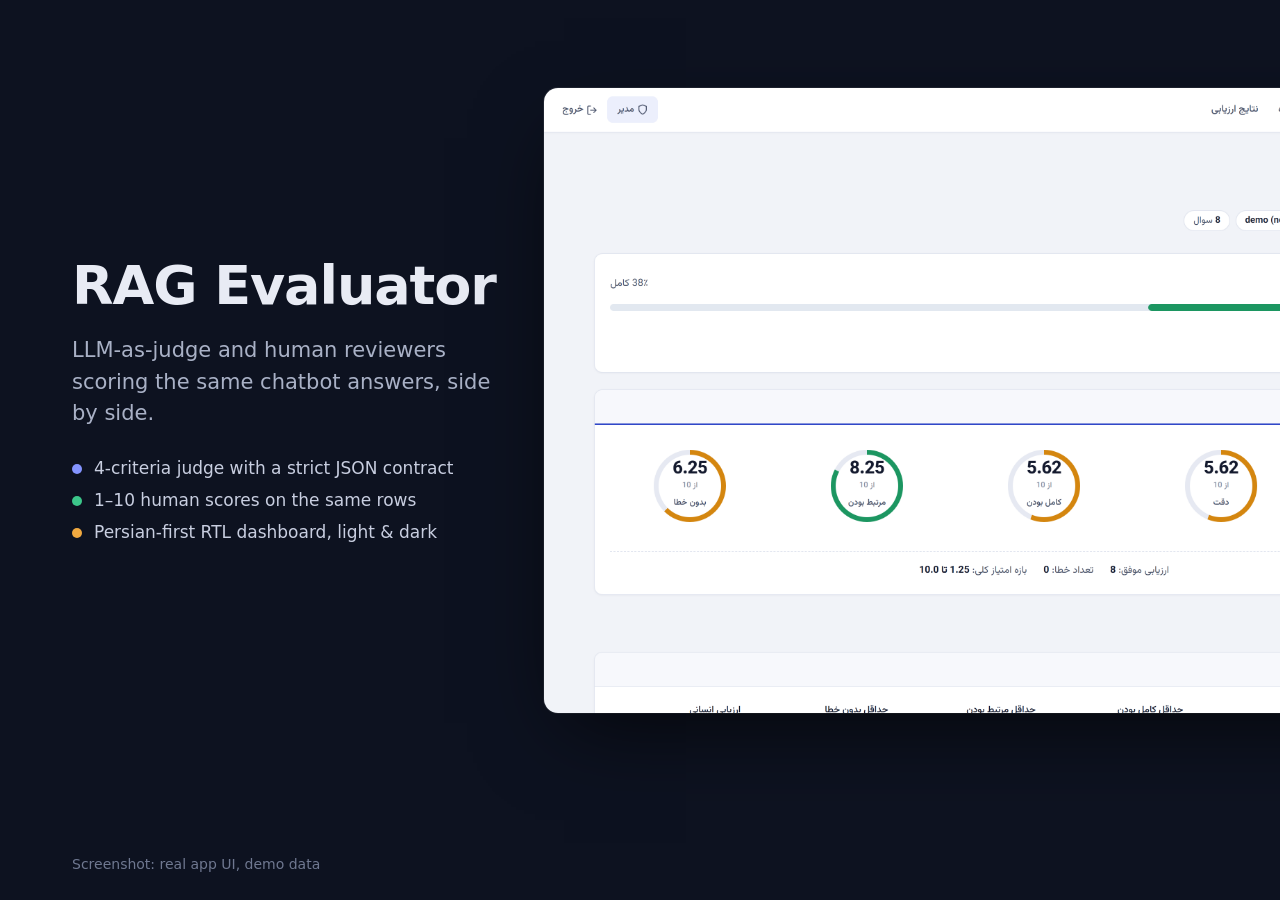
<file: scripts/hero.html>
<!doctype html>
<!-- Hero banner for README: frames the real results-dashboard screenshot. Rendered by capture-screenshots.js -->
<html><head><meta charset="utf-8">
<style>
  body { margin: 0; width: 1600px; height: 800px; overflow: hidden; font-family: 'Segoe UI', system-ui, sans-serif;
         background: #0d1220; color: #e8ebf4; display: grid; grid-template-columns: 520px 1fr; align-items: center; }
  .copy { padding: 0 0 0 72px; }
  h1 { font-size: 54px; line-height: 1.05; margin: 0 0 20px; letter-spacing: -0.02em; font-weight: 800; }
  p { font-size: 21px; line-height: 1.5; color: #a9b1c6; margin: 0 0 28px; }
  ul { list-style: none; padding: 0; margin: 0; display: grid; gap: 12px; font-size: 17px; color: #c8cee0; }
  li::before { content: ""; display: inline-block; width: 10px; height: 10px; border-radius: 50%; margin-right: 12px; background: var(--c); }
  .shot { position: relative; height: 100%; }
  .shot img { position: absolute; right: 56px; top: 88px; width: 1000px; border-radius: 14px;
              box-shadow: 0 30px 80px -20px rgba(0,0,0,.7), 0 0 0 1px rgba(255,255,255,.08); }
  small { position: absolute; left: 72px; bottom: 28px; color: #6f7890; font-size: 14px; }
</style></head>
<body>
  <div class="copy">
    <h1>RAG Evaluator</h1>
    <p>LLM-as-judge and human reviewers scoring the same chatbot answers, side by side.</p>
    <ul>
      <li style="--c:#8494ff">4-criteria judge with a strict JSON contract</li>
      <li style="--c:#3cc68a">1&ndash;10 human scores on the same rows</li>
      <li style="--c:#f0a940">Persian-first RTL dashboard, light &amp; dark</li>
    </ul>
  </div>
  <div class="shot"><img src="../docs/images/results-dashboard.png" alt=""></div>
  <small>Screenshot: real app UI, demo data</small>
</body></html>
</file>
